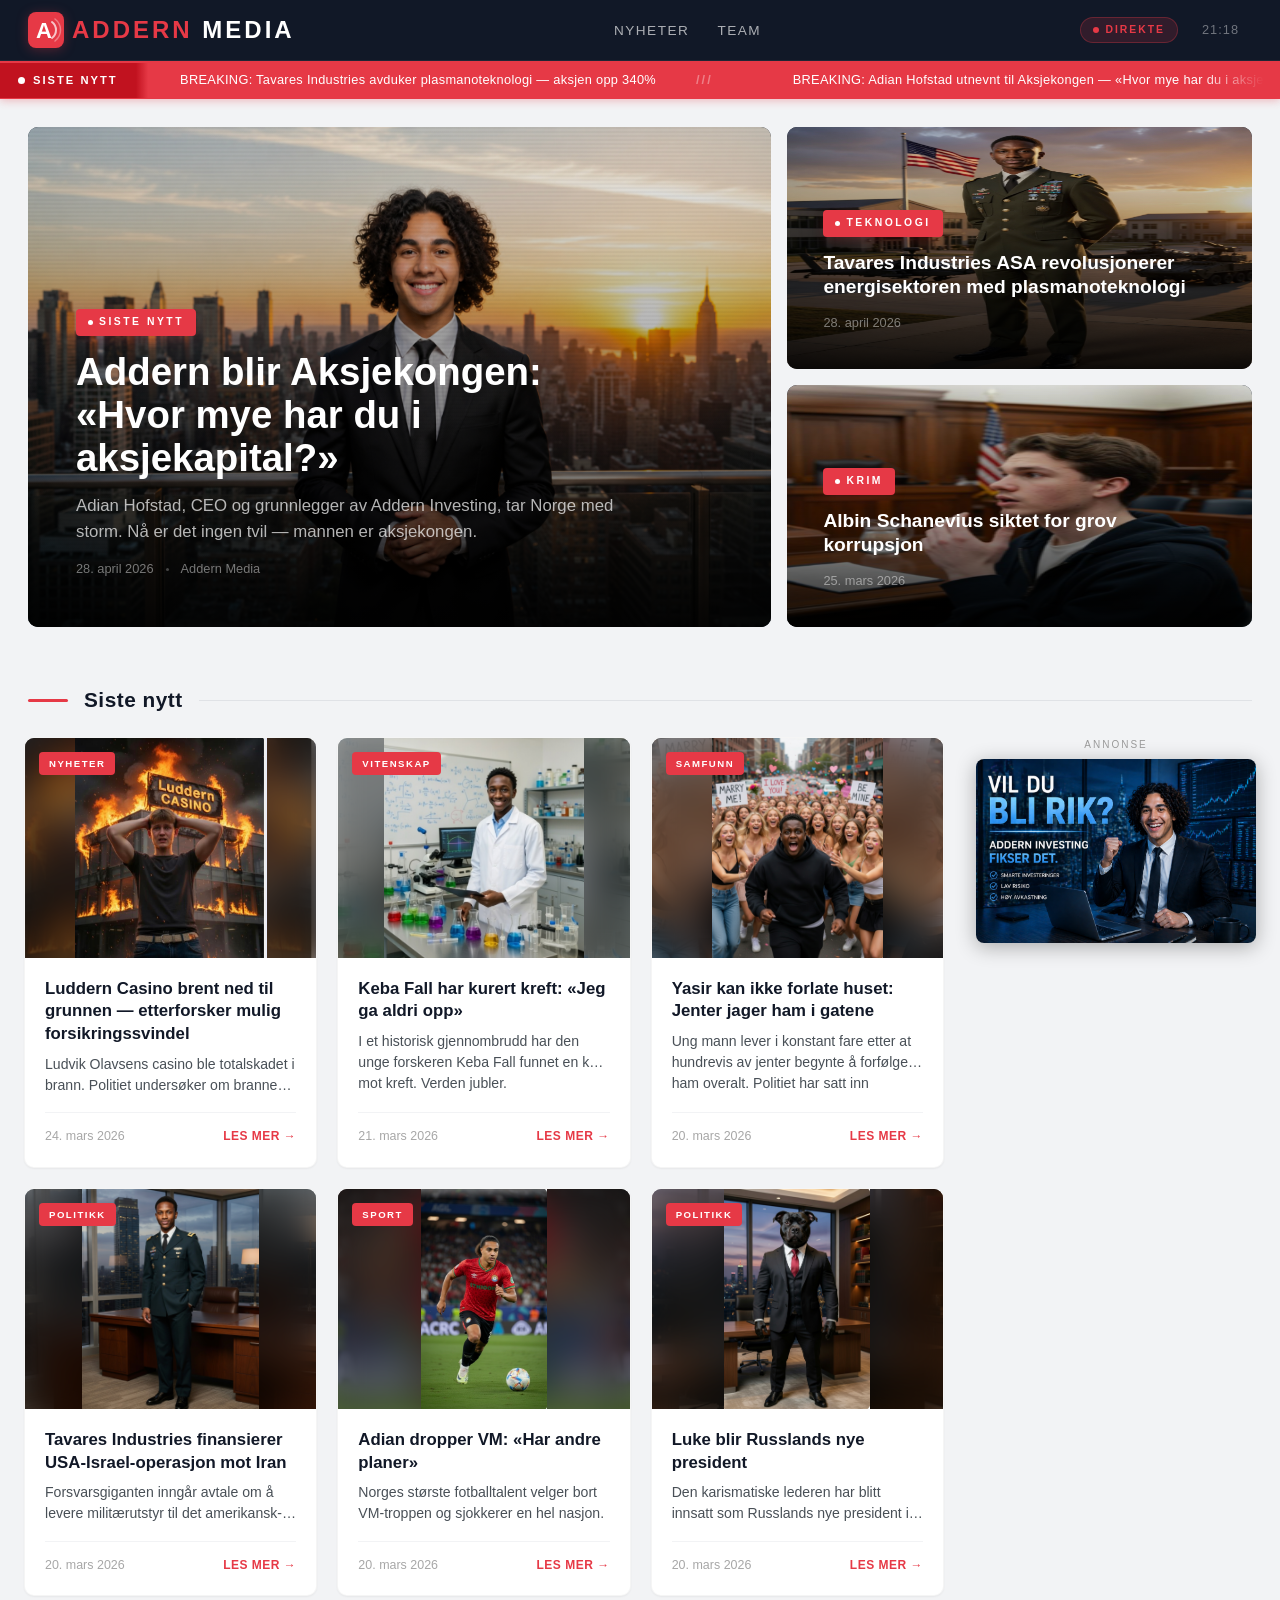
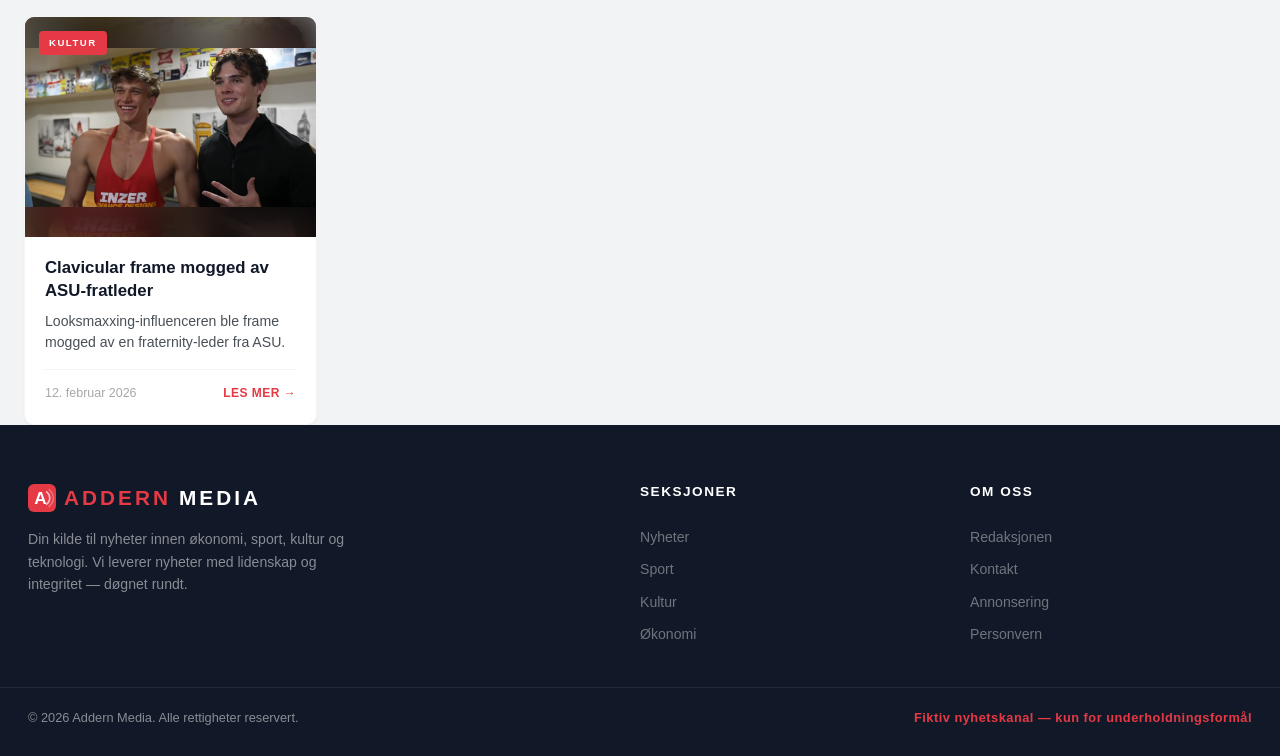
<file: index.html>
<!DOCTYPE html>
<html lang="no">
<head>
  <meta charset="UTF-8">
  <meta name="viewport" content="width=device-width, initial-scale=1.0">
  <title>Addern Media — Nyheter du kan stole på*</title>
  <meta name="description" content="Addern Media — Din kilde til nyheter innen økonomi, sport, kultur og teknologi. *Fiktiv nyhetskanal for underholdningsformål.">
  <link rel="icon" type="image/png" href="images/og-logo.png">
  <link rel="apple-touch-icon" href="images/og-logo.png">
  <meta property="og:image" content="images/og-logo.png">
  <meta property="og:title" content="Addern Media — Nyheter du kan stole på*">
  <meta property="og:description" content="Din kilde til nyheter innen økonomi, sport, kultur og teknologi. *Fiktiv nyhetskanal.">
  <meta name="twitter:card" content="summary">
  <meta name="twitter:image" content="images/og-logo.png">
  <link rel="stylesheet" href="css/style.css">
</head>
<body>

  <!-- PRELOADER -->
  <div class="preloader" id="preloader">
    <div class="preloader-inner">
      <svg class="preloader-logo" width="56" height="56" viewBox="0 0 36 36" fill="none">
        <rect width="36" height="36" rx="8" fill="#e63946"/>
        <text x="8" y="26" font-family="'Clash Display',sans-serif" font-weight="700" font-size="22" fill="#fff">A</text>
        <path d="M24 10c2.5 2 4 5 4 8s-1.5 6-4 8" stroke="#fff" stroke-width="2" stroke-linecap="round" opacity="0.7"/>
        <path d="M27 7c3.5 2.8 5.5 7 5.5 11s-2 8.2-5.5 11" stroke="#fff" stroke-width="1.5" stroke-linecap="round" opacity="0.35"/>
      </svg>
      <div class="preloader-bar"><div class="preloader-bar-fill"></div></div>
    </div>
  </div>

  <!-- SCROLL PROGRESS BAR -->
  <div class="scroll-progress" id="scroll-progress"></div>

  <!-- NAVBAR -->
  <nav class="navbar">
    <div class="nav-container">
      <a href="#" class="nav-logo">
        <svg class="logo-icon" width="36" height="36" viewBox="0 0 36 36" fill="none">
          <rect width="36" height="36" rx="8" fill="#e63946"/>
          <text x="8" y="26" font-family="'Clash Display',sans-serif" font-weight="700" font-size="22" fill="#fff">A</text>
          <path d="M24 10c2.5 2 4 5 4 8s-1.5 6-4 8" stroke="#fff" stroke-width="2" stroke-linecap="round" opacity="0.7"/>
          <path d="M27 7c3.5 2.8 5.5 7 5.5 11s-2 8.2-5.5 11" stroke="#fff" stroke-width="1.5" stroke-linecap="round" opacity="0.35"/>
        </svg>
        <span class="logo-text"><span class="accent">ADDERN</span> MEDIA</span>
      </a>
      <ul class="nav-links">
        <li><a href="#nyheter">Nyheter</a></li>
        <li><a href="#team">Team</a></li>
      </ul>
      <div class="nav-right">
        <span class="nav-live">Direkte</span>
        <span class="nav-clock" id="nav-clock"></span>
        <button class="hamburger" aria-label="Meny">
          <span></span>
          <span></span>
          <span></span>
        </button>
      </div>
    </div>
  </nav>

  <!-- BREAKING NEWS TICKER -->
  <div class="ticker-bar">
    <span class="ticker-label">SISTE NYTT</span>
    <div class="ticker-track">
      <span>BREAKING: Tavares Industries avduker plasmanoteknologi — aksjen opp 340%</span>
      <span>BREAKING: Adian Hofstad utnevnt til Aksjekongen — «Hvor mye har du i aksjekapital?»</span>
      <span>Albin Schanevius siktet for grov korrupsjon — Schavern AI tiltalt for svindel</span>
      <span>Luddern Casino brent ned — politiet etterforsker mulig forsikringssvindel</span>
      <span>HISTORISK: Keba har kurert kreft — Nobelprisen bekreftet #KebaKurerKreft</span>
      <span>Yasir kan ikke forlate huset — jenter jager ham i gatene #RunYasirRun</span>
      <span>Adian dropper VM: «Har andre planer»</span>
      <span>Tavares Industries finansierer USA-Israel-operasjon mot Iran</span>
      <!-- Duplicate for seamless loop -->
      <span>BREAKING: Tavares Industries avduker plasmanoteknologi — aksjen opp 340%</span>
      <span>BREAKING: Adian Hofstad utnevnt til Aksjekongen — «Hvor mye har du i aksjekapital?»</span>
      <span>Albin Schanevius siktet for grov korrupsjon — Schavern AI tiltalt for svindel</span>
      <span>Luddern Casino brent ned — politiet etterforsker mulig forsikringssvindel</span>
      <span>HISTORISK: Keba har kurert kreft — Nobelprisen bekreftet #KebaKurerKreft</span>
      <span>Yasir kan ikke forlate huset — jenter jager ham i gatene #RunYasirRun</span>
      <span>Adian dropper VM: «Har andre planer»</span>
      <span>Tavares Industries finansierer USA-Israel-operasjon mot Iran</span>
    </div>
  </div>

  <!-- HERO -->
  <section class="hero">
    <div class="hero-grid" id="hero-grid">
      <!-- Rendered by JS -->
    </div>
  </section>

  <!-- NEWS GRID WITH SIDEBAR -->
  <div class="section-header" id="nyheter">
    <div class="red-bar"></div>
    <h2>Siste nytt</h2>
    <div class="line"></div>
  </div>
  <div class="news-layout">
    <div class="news-grid" id="news-grid">
      <!-- Rendered by JS -->
    </div>
    <aside class="sidebar">
      <div class="sidebar-ad-label">ANNONSE</div>
      <a href="https://adianhofstad.github.io/aksjeakademiet" target="_blank" class="sidebar-ad">
        <img src="images/addern-investing-ad.png" alt="Addern Investing – Vil du bli rik?">
      </a>
    </aside>
  </div>

  <!-- FOOTER -->
  <footer class="footer">
    <div class="footer-container">
      <div class="footer-brand">
        <div class="footer-logo">
          <svg class="footer-logo-icon" width="28" height="28" viewBox="0 0 36 36" fill="none">
            <rect width="36" height="36" rx="8" fill="#e63946"/>
            <text x="8" y="26" font-family="'Clash Display',sans-serif" font-weight="700" font-size="22" fill="#fff">A</text>
            <path d="M24 10c2.5 2 4 5 4 8s-1.5 6-4 8" stroke="#fff" stroke-width="2" stroke-linecap="round" opacity="0.7"/>
            <path d="M27 7c3.5 2.8 5.5 7 5.5 11s-2 8.2-5.5 11" stroke="#fff" stroke-width="1.5" stroke-linecap="round" opacity="0.35"/>
          </svg>
          <span class="accent">ADDERN</span> MEDIA
        </div>
        <p>Din kilde til nyheter innen økonomi, sport, kultur og teknologi. Vi leverer nyheter med lidenskap og integritet — døgnet rundt.</p>
      </div>
      <div class="footer-col">
        <h4>Seksjoner</h4>
        <a href="#nyheter">Nyheter</a>
        <a href="#sport">Sport</a>
        <a href="#kultur">Kultur</a>
        <a href="#okonomi">Økonomi</a>
      </div>
      <div class="footer-col">
        <h4>Om oss</h4>
        <a href="#team">Redaksjonen</a>
        <a href="#">Kontakt</a>
        <a href="#">Annonsering</a>
        <a href="#">Personvern</a>
      </div>
    </div>
    <div class="footer-bottom">
      <span>&copy; 2026 Addern Media. Alle rettigheter reservert.</span>
      <span class="footer-disclaimer">Fiktiv nyhetskanal — kun for underholdningsformål</span>
    </div>
  </footer>

  <!-- AD POPUP -->
  <div class="ad-overlay" id="ad-overlay">
    <div class="ad-popup">
      <button class="ad-close" id="ad-close" aria-label="Lukk annonse">&#x2715;</button>
      <a href="https://adianhofstad.github.io/aksjeakademiet" target="_blank" id="ad-link">
        <img src="images/addern-investing-ad.png" alt="Addern Investing">
      </a>
    </div>
  </div>

  <style>
    /* SIDEBAR */
    .news-layout {
      display: flex;
      gap: 2rem;
      max-width: 1400px;
      margin: 0 auto;
      padding: 0 1.5rem;
      align-items: flex-start;
    }
    .news-layout .news-grid {
      flex: 1;
      padding: 0;
      margin: 0;
    }
    .sidebar {
      width: 280px;
      flex-shrink: 0;
      position: sticky;
      top: 80px;
    }
    .sidebar-ad-label {
      font-size: 10px;
      letter-spacing: 2px;
      color: #999;
      text-align: center;
      margin-bottom: 6px;
      font-family: sans-serif;
    }
    .sidebar-ad {
      display: block;
      border-radius: 8px;
      overflow: hidden;
      box-shadow: 0 4px 20px rgba(0,0,0,0.3);
      transition: transform 0.2s;
    }
    .sidebar-ad:hover { transform: scale(1.02); }
    .sidebar-ad img { width: 100%; display: block; }

    /* POPUP */
    .ad-overlay {
      position: fixed;
      inset: 0;
      background: rgba(0,0,0,0.6);
      z-index: 9999;
      display: flex;
      align-items: center;
      justify-content: center;
      opacity: 0;
      pointer-events: none;
      transition: opacity 0.3s;
    }
    .ad-overlay.visible {
      opacity: 1;
      pointer-events: all;
    }
    .ad-popup {
      position: relative;
      max-width: 560px;
      width: 90%;
      border-radius: 12px;
      overflow: hidden;
      box-shadow: 0 20px 60px rgba(0,0,0,0.7);
      animation: popIn 0.4s cubic-bezier(0.175,0.885,0.32,1.275);
    }
    @keyframes popIn {
      from { transform: scale(0.7); opacity: 0; }
      to   { transform: scale(1);   opacity: 1; }
    }
    .ad-popup img { width: 100%; display: block; }
    .ad-close {
      position: absolute;
      top: 10px; right: 10px;
      background: rgba(0,0,0,0.7);
      color: #fff;
      border: none;
      border-radius: 50%;
      width: 34px; height: 34px;
      font-size: 16px;
      cursor: pointer;
      z-index: 10;
      display: flex; align-items: center; justify-content: center;
      transition: background 0.2s;
    }
    .ad-close:hover { background: #e63946; }

    @media (max-width: 900px) {
      .news-layout { flex-direction: column; }
      .sidebar { width: 100%; position: static; }
    }
  </style>

  <script>
    // Show popup once per visitor
    if (!localStorage.getItem('addern-ad-seen')) {
      setTimeout(function() {
        var overlay = document.getElementById('ad-overlay');
        overlay.classList.add('visible');
        localStorage.setItem('addern-ad-seen', '1');
      }, 2500);
    }
    document.getElementById('ad-close').addEventListener('click', function() {
      document.getElementById('ad-overlay').classList.remove('visible');
    });
  </script>

  <script src="js/articles-data.js"></script>
  <script src="js/main.js"></script>
</body>
</html>
</file>
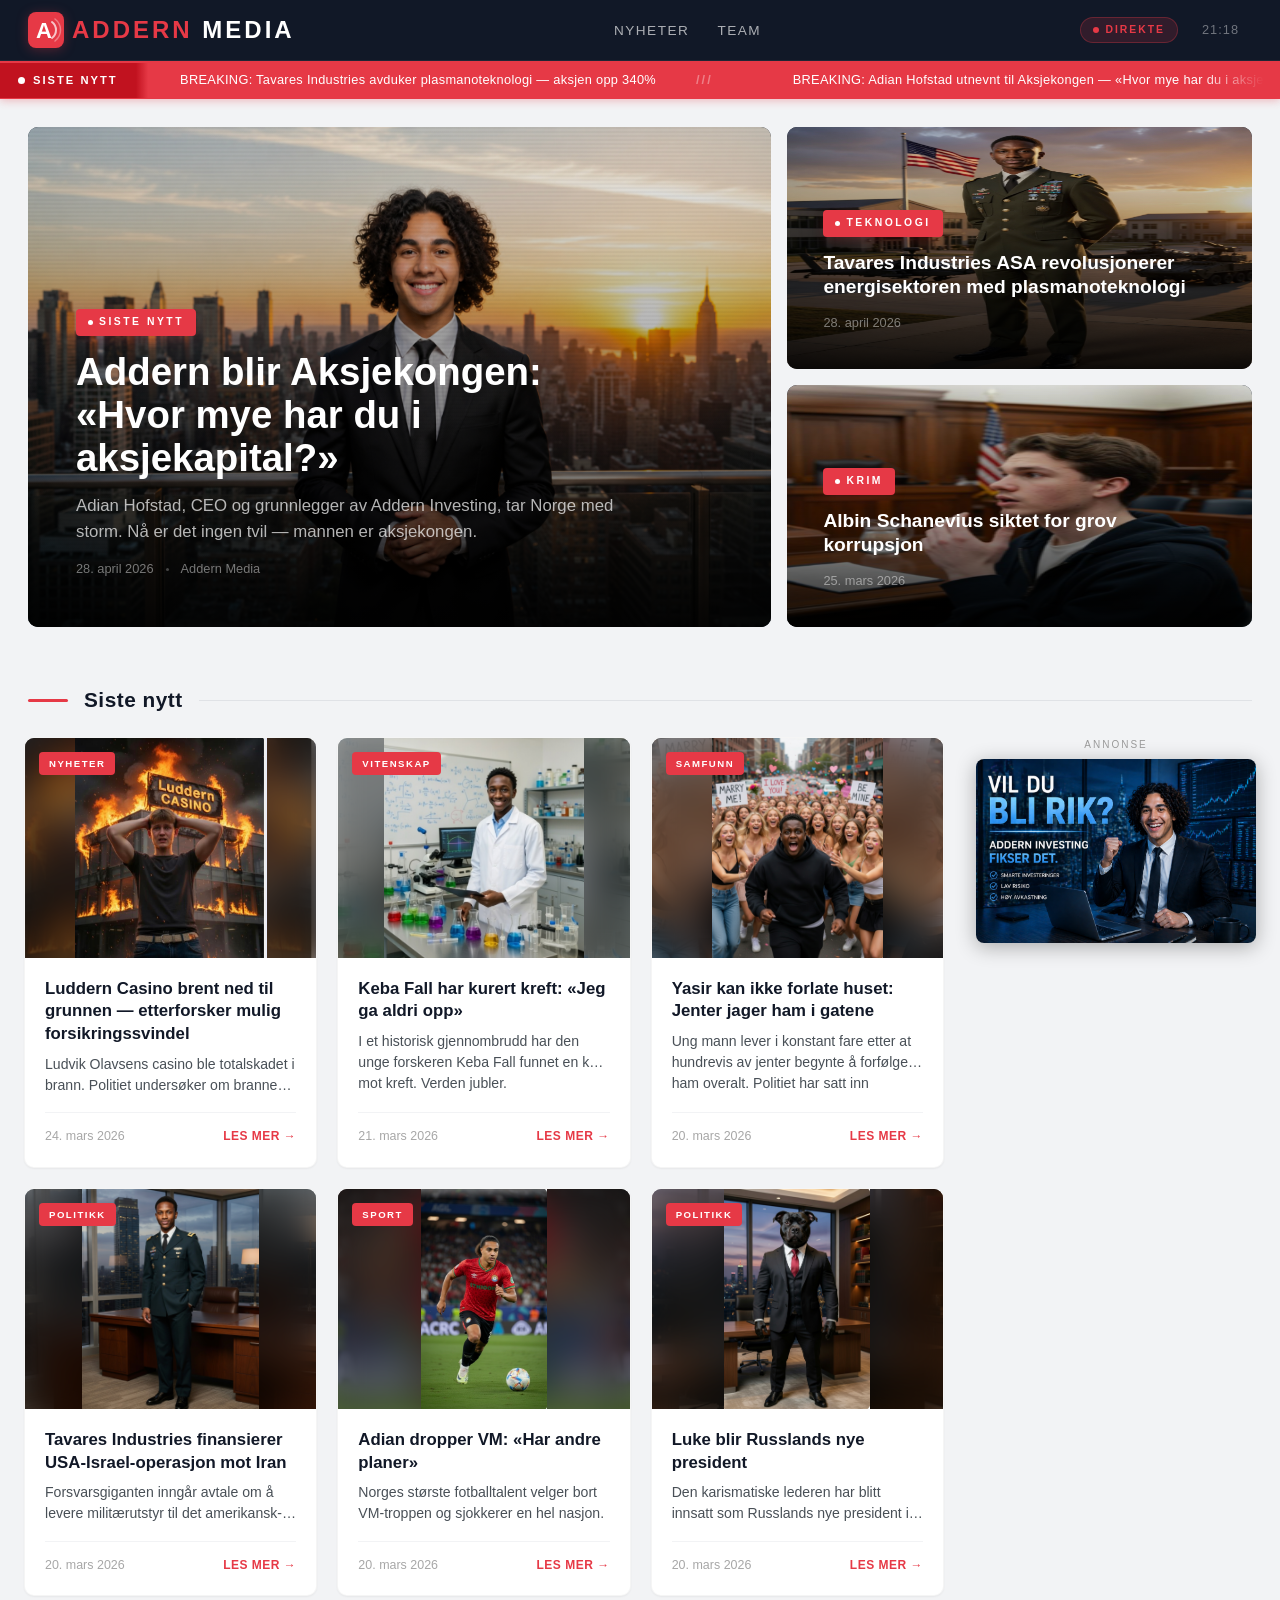
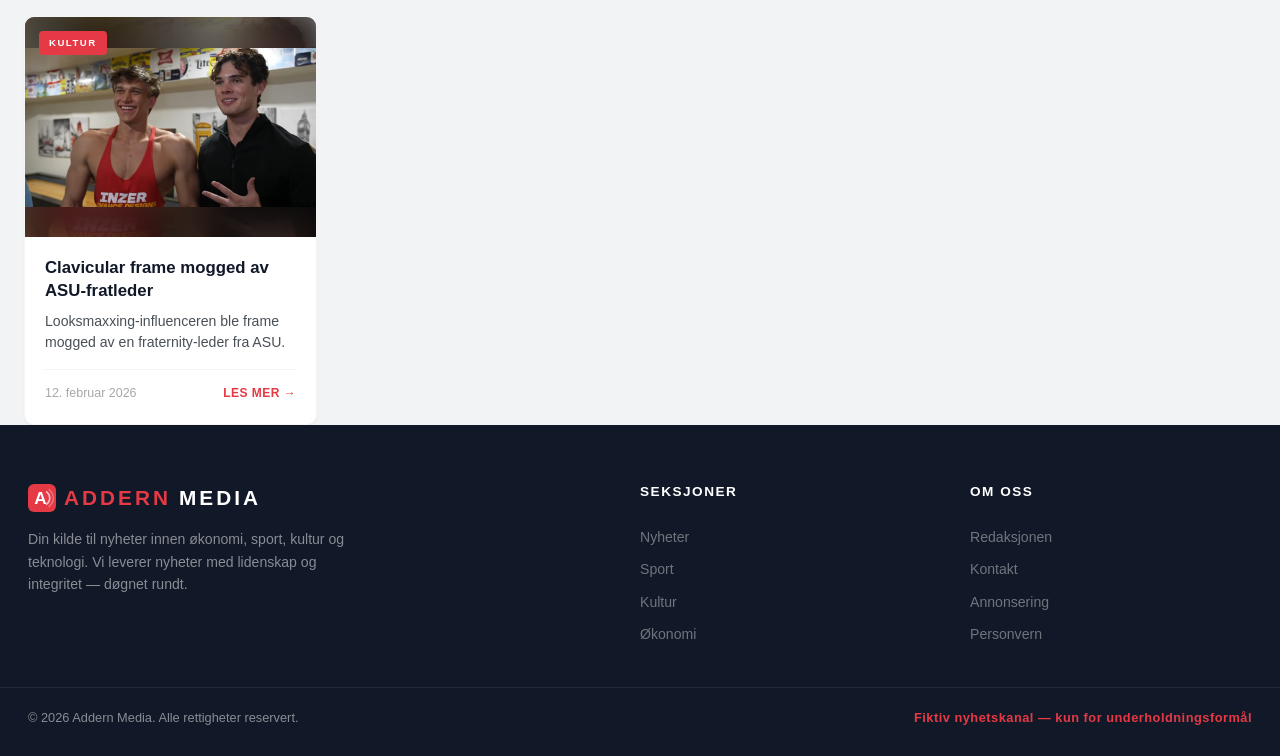
<file: artikkel.html>
<!DOCTYPE html>
<html lang="no">
<head>
  <meta charset="UTF-8">
  <meta name="viewport" content="width=device-width, initial-scale=1.0">
  <title>Addern Media</title>
  <link rel="icon" type="image/png" href="images/og-logo.png">
  <link rel="apple-touch-icon" href="images/og-logo.png">
  <meta property="og:image" content="images/og-logo.png">
  <meta name="twitter:card" content="summary">
  <meta name="twitter:image" content="images/og-logo.png">
  <link rel="stylesheet" href="css/style.css">
</head>
<body>

  <!-- NAVBAR -->
  <nav class="navbar">
    <div class="nav-container">
      <a href="index.html" class="nav-logo">
        <svg class="logo-icon" width="36" height="36" viewBox="0 0 36 36" fill="none">
          <rect width="36" height="36" rx="8" fill="#e63946"/>
          <text x="8" y="26" font-family="'Clash Display',sans-serif" font-weight="700" font-size="22" fill="#fff">A</text>
          <path d="M24 10c2.5 2 4 5 4 8s-1.5 6-4 8" stroke="#fff" stroke-width="2" stroke-linecap="round" opacity="0.7"/>
          <path d="M27 7c3.5 2.8 5.5 7 5.5 11s-2 8.2-5.5 11" stroke="#fff" stroke-width="1.5" stroke-linecap="round" opacity="0.35"/>
        </svg>
        <span class="logo-text"><span class="accent">ADDERN</span> MEDIA</span>
      </a>
      <ul class="nav-links">
        <li><a href="index.html#nyheter">Nyheter</a></li>
        <li><a href="index.html#team">Team</a></li>
      </ul>
      <button class="hamburger" aria-label="Meny">
        <span></span>
        <span></span>
        <span></span>
      </button>
    </div>
  </nav>

  <!-- ARTICLE PAGE -->
  <article class="article-page">
    <div class="article-hero" id="article-hero">
      <div class="article-hero-overlay"></div>
      <div class="article-hero-content">
        <span class="badge" id="article-category"></span>
        <h1 id="article-title"></h1>
        <div class="hero-meta">
          <span id="article-date"></span>
          <span class="dot"></span>
          <span id="article-author"></span>
        </div>
      </div>
    </div>

    <div class="article-content">
      <div class="article-body" id="article-body"></div>

      <div class="article-share">
        <span>Del denne saken:</span>
        <div class="share-buttons">
          <button class="share-btn" onclick="navigator.clipboard.writeText(window.location.href)" title="Kopier lenke">Kopier lenke</button>
        </div>
      </div>

      <div class="article-nav">
        <a href="index.html" class="back-link">← Tilbake til forsiden</a>
      </div>
    </div>
  </article>

  <!-- RELATED ARTICLES -->
  <section class="related-section">
    <div class="section-header">
      <div class="red-bar"></div>
      <h2>Flere saker</h2>
      <div class="line"></div>
    </div>
    <div class="related-grid" id="related-grid"></div>
  </section>

  <!-- FOOTER -->
  <footer class="footer">
    <div class="footer-container">
      <div class="footer-brand">
        <div class="footer-logo">
          <svg class="footer-logo-icon" width="28" height="28" viewBox="0 0 36 36" fill="none">
            <rect width="36" height="36" rx="8" fill="#e63946"/>
            <text x="8" y="26" font-family="'Clash Display',sans-serif" font-weight="700" font-size="22" fill="#fff">A</text>
            <path d="M24 10c2.5 2 4 5 4 8s-1.5 6-4 8" stroke="#fff" stroke-width="2" stroke-linecap="round" opacity="0.7"/>
            <path d="M27 7c3.5 2.8 5.5 7 5.5 11s-2 8.2-5.5 11" stroke="#fff" stroke-width="1.5" stroke-linecap="round" opacity="0.35"/>
          </svg>
          <span class="accent">ADDERN</span> MEDIA
        </div>
        <p>Din kilde til nyheter innen økonomi, sport, kultur og teknologi. Vi leverer nyheter med lidenskap og integritet — døgnet rundt.</p>
      </div>
      <div class="footer-col">
        <h4>Seksjoner</h4>
        <a href="index.html#nyheter">Nyheter</a>
        <a href="index.html#sport">Sport</a>
        <a href="index.html#kultur">Kultur</a>
        <a href="index.html#okonomi">Økonomi</a>
      </div>
      <div class="footer-col">
        <h4>Om oss</h4>
        <a href="index.html#team">Redaksjonen</a>
        <a href="#">Kontakt</a>
        <a href="#">Annonsering</a>
        <a href="#">Personvern</a>
      </div>
    </div>
    <div class="footer-bottom">
      <span>&copy; 2026 Addern Media. Alle rettigheter reservert.</span>
      <span class="footer-disclaimer">Fiktiv nyhetskanal — kun for underholdningsformål</span>
    </div>
  </footer>

  <script src="js/articles-data.js"></script>
  <script src="js/articles.js"></script>
</body>
</html>
</file>
<file: css/style.css>
/* ===== FONTS ===== */
@import url('https://api.fontshare.com/v2/css?f[]=clash-display@700,600,500,400&display=swap');
@import url('https://api.fontshare.com/v2/css?f[]=cabinet-grotesk@400,500,700&display=swap');

/* ===== VARIABLES ===== */
:root {
  --red: #e63946;
  --red-dark: #c1121f;
  --red-light: #fce4e6;
  --red-glow: rgba(230, 57, 70, 0.15);
  --white: #ffffff;
  --off-white: #fafafa;
  --light-gray: #f2f3f5;
  --mid-gray: #e0e2e6;
  --dark-gray: #495057;
  --near-black: #111827;
  --black: #0a0a0a;
  --font-heading: 'Clash Display', 'Arial Black', sans-serif;
  --font-body: 'Cabinet Grotesk', 'Segoe UI', sans-serif;
  --shadow-xs: 0 1px 2px rgba(0,0,0,0.05);
  --shadow-sm: 0 1px 3px rgba(0,0,0,0.08), 0 1px 2px rgba(0,0,0,0.06);
  --shadow-md: 0 4px 6px -1px rgba(0,0,0,0.08), 0 2px 4px -2px rgba(0,0,0,0.06);
  --shadow-lg: 0 10px 25px -3px rgba(0,0,0,0.1), 0 4px 10px -4px rgba(0,0,0,0.06);
  --shadow-xl: 0 20px 40px -5px rgba(0,0,0,0.12), 0 8px 16px -6px rgba(0,0,0,0.06);
  --shadow-red: 0 4px 14px -3px rgba(230, 57, 70, 0.25);
  --radius: 10px;
  --radius-sm: 6px;
  --transition: 0.3s cubic-bezier(0.25, 0.46, 0.45, 0.94);
  --transition-fast: 0.15s ease;
  --transition-slow: 0.5s cubic-bezier(0.25, 0.46, 0.45, 0.94);
}

/* ===== RESET ===== */
*, *::before, *::after {
  margin: 0;
  padding: 0;
  box-sizing: border-box;
}

html {
  scroll-behavior: smooth;
  -webkit-font-smoothing: antialiased;
  -moz-osx-font-smoothing: grayscale;
}

body {
  font-family: var(--font-body);
  background: var(--light-gray);
  color: var(--near-black);
  line-height: 1.6;
  overflow-x: hidden;
}

a {
  text-decoration: none;
  color: inherit;
}

ul { list-style: none; }

img {
  max-width: 100%;
  display: block;
}

/* ===== PRELOADER ===== */
.preloader {
  position: fixed;
  inset: 0;
  background: var(--near-black);
  z-index: 10000;
  display: flex;
  align-items: center;
  justify-content: center;
  transition: opacity 0.5s ease, visibility 0.5s ease;
}

.preloader.hidden {
  opacity: 0;
  visibility: hidden;
  pointer-events: none;
}

.preloader-inner {
  display: flex;
  flex-direction: column;
  align-items: center;
  gap: 24px;
}

.preloader-logo {
  animation: preloader-pulse 1.2s ease infinite;
}

@keyframes preloader-pulse {
  0%, 100% { transform: scale(1); opacity: 1; }
  50% { transform: scale(1.08); opacity: 0.7; }
}

.preloader-bar {
  width: 120px;
  height: 3px;
  background: rgba(255,255,255,0.1);
  border-radius: 3px;
  overflow: hidden;
}

.preloader-bar-fill {
  height: 100%;
  background: var(--red);
  border-radius: 3px;
  animation: preloader-fill 1s ease forwards;
}

@keyframes preloader-fill {
  from { width: 0; }
  to { width: 100%; }
}

/* ===== SCROLL PROGRESS ===== */
.scroll-progress {
  position: fixed;
  top: 0;
  left: 0;
  height: 3px;
  background: var(--red);
  z-index: 10001;
  width: 0;
  transition: width 0.05s linear;
  box-shadow: 0 0 8px rgba(230, 57, 70, 0.4);
}

/* ===== PAGE LOAD ANIMATION ===== */
@keyframes page-fade-in {
  from { opacity: 0; transform: translateY(12px); }
  to { opacity: 1; transform: translateY(0); }
}

.navbar { animation: page-fade-in 0.4s ease both; }
.ticker-bar { animation: page-fade-in 0.4s 0.1s ease both; }
.hero { animation: page-fade-in 0.5s 0.2s ease both; }

/* ===== NAVBAR ===== */
.navbar {
  background: var(--near-black);
  position: sticky;
  top: 0;
  z-index: 1000;
  border-bottom: 1px solid rgba(255,255,255,0.06);
}

.nav-container {
  max-width: 1320px;
  margin: 0 auto;
  padding: 0 28px;
  display: flex;
  align-items: center;
  justify-content: space-between;
  height: 60px;
}

.nav-logo {
  font-family: var(--font-heading);
  font-size: 1.5rem;
  font-weight: 700;
  color: var(--white);
  letter-spacing: 3px;
  display: flex;
  align-items: center;
  gap: 8px;
}

.nav-logo .logo-icon {
  flex-shrink: 0;
  filter: drop-shadow(0 2px 6px rgba(230, 57, 70, 0.3));
}

.nav-logo .logo-text {
  letter-spacing: 3px;
}

.nav-logo .accent {
  color: var(--red);
}

@keyframes pulse-dot {
  0%, 100% { opacity: 1; transform: scale(1); box-shadow: 0 0 8px rgba(230, 57, 70, 0.6); }
  50% { opacity: 0.6; transform: scale(0.7); box-shadow: 0 0 4px rgba(230, 57, 70, 0.3); }
}

.nav-right {
  display: flex;
  align-items: center;
  gap: 24px;
}

.nav-live {
  display: flex;
  align-items: center;
  gap: 6px;
  background: rgba(230, 57, 70, 0.15);
  border: 1px solid rgba(230, 57, 70, 0.3);
  padding: 4px 12px;
  border-radius: 20px;
  font-family: var(--font-heading);
  font-size: 0.65rem;
  font-weight: 700;
  color: var(--red);
  letter-spacing: 2px;
  text-transform: uppercase;
}

.nav-live::before {
  content: '';
  width: 6px;
  height: 6px;
  background: var(--red);
  border-radius: 50%;
  animation: pulse-dot 1.5s infinite;
}

.nav-clock {
  font-family: var(--font-heading);
  font-size: 0.8rem;
  font-weight: 500;
  color: rgba(255,255,255,0.4);
  letter-spacing: 1px;
  min-width: 50px;
}

.nav-links {
  display: flex;
  gap: 28px;
}

.nav-links a {
  color: rgba(255,255,255,0.65);
  font-weight: 500;
  font-size: 0.85rem;
  text-transform: uppercase;
  letter-spacing: 1.5px;
  transition: color var(--transition);
  position: relative;
  padding: 4px 0;
}

.nav-links a::after {
  content: '';
  position: absolute;
  bottom: -2px;
  left: 0;
  width: 0;
  height: 2px;
  background: var(--red);
  transition: width var(--transition);
}

.nav-links a:hover {
  color: var(--white);
}

.nav-links a:hover::after {
  width: 100%;
}

/* Hamburger */
.hamburger {
  display: none;
  flex-direction: column;
  gap: 5px;
  cursor: pointer;
  background: none;
  border: none;
  padding: 10px;
  -webkit-tap-highlight-color: transparent;
}

.hamburger span {
  display: block;
  width: 22px;
  height: 2px;
  background: var(--white);
  border-radius: 2px;
  transition: var(--transition);
}

.hamburger.active span:nth-child(1) {
  transform: translateY(7px) rotate(45deg);
}

.hamburger.active span:nth-child(2) {
  opacity: 0;
}

.hamburger.active span:nth-child(3) {
  transform: translateY(-7px) rotate(-45deg);
}

/* ===== BREAKING TICKER ===== */
.ticker-bar {
  background: var(--red);
  overflow: hidden;
  white-space: nowrap;
  position: relative;
  box-shadow: 0 2px 8px rgba(230, 57, 70, 0.3);
  -webkit-overflow-scrolling: touch;
}

/* Gradient fade edges */
.ticker-bar::before,
.ticker-bar::after {
  content: '';
  position: absolute;
  top: 0;
  bottom: 0;
  width: 80px;
  z-index: 3;
  pointer-events: none;
}

.ticker-bar::after {
  right: 0;
  background: linear-gradient(to left, var(--red) 20%, transparent);
}

.ticker-label {
  display: inline-flex;
  align-items: center;
  background: var(--red-dark);
  color: var(--white);
  font-family: var(--font-heading);
  font-weight: 700;
  font-size: 0.7rem;
  letter-spacing: 2px;
  text-transform: uppercase;
  padding: 9px 18px;
  position: relative;
  z-index: 4;
}

.ticker-label::before {
  content: '';
  width: 7px;
  height: 7px;
  background: var(--white);
  border-radius: 50%;
  margin-right: 8px;
  animation: pulse-dot 1s infinite;
}

.ticker-label::after {
  content: '';
  position: absolute;
  right: -12px;
  top: 0;
  bottom: 0;
  width: 12px;
  background: linear-gradient(to right, var(--red-dark), transparent);
  z-index: 5;
}

.ticker-track {
  display: inline-flex;
  animation: ticker-scroll 45s linear infinite;
}

.ticker-track span {
  color: var(--white);
  font-weight: 500;
  font-size: 0.8rem;
  padding: 9px 40px;
  display: inline-block;
  letter-spacing: 0.3px;
}

.ticker-track span::after {
  content: '///';
  margin-left: 40px;
  opacity: 0.35;
  font-weight: 700;
  letter-spacing: 2px;
}

.ticker-bar:hover .ticker-track {
  animation-play-state: paused;
}

@keyframes ticker-scroll {
  0% { transform: translateX(0); }
  100% { transform: translateX(-50%); }
}

/* ===== HERO ===== */
.hero {
  max-width: 1320px;
  margin: 28px auto;
  padding: 0 28px;
}

.hero-grid {
  display: grid;
  grid-template-columns: 1.6fr 1fr;
  gap: 16px;
}

.hero-card {
  position: relative;
  border-radius: var(--radius);
  overflow: hidden;
  background: var(--near-black);
  display: flex;
  align-items: flex-end;
  cursor: pointer;
  transition: transform var(--transition), box-shadow var(--transition);
}

.hero-card:hover {
  transform: scale(1.003);
  box-shadow: var(--shadow-xl);
}

.hero-card--main {
  min-height: 500px;
  grid-row: 1 / 3;
}

.hero-card--side {
  min-height: 242px;
}

.hero-image {
  position: absolute;
  inset: 0;
  background: linear-gradient(135deg, #1a1a2e 0%, #16213e 50%, #0f3460 100%);
  background-size: cover;
  background-position: center;
  transition: transform 0.6s ease;
}

.hero-card:hover .hero-image {
  transform: scale(1.03);
}

.hero-image::after {
  content: '';
  position: absolute;
  inset: 0;
  background: linear-gradient(to top, rgba(0,0,0,0.9) 0%, rgba(0,0,0,0.4) 40%, rgba(0,0,0,0.05) 100%);
}

/* Scan-line overlay for broadcast feel */
.hero-card--main .hero-image::before {
  content: '';
  position: absolute;
  inset: 0;
  background: repeating-linear-gradient(
    0deg,
    transparent,
    transparent 2px,
    rgba(0,0,0,0.03) 2px,
    rgba(0,0,0,0.03) 4px
  );
  z-index: 1;
  pointer-events: none;
}

.hero-content {
  position: relative;
  z-index: 2;
  padding: 36px;
}

.hero-card--main .hero-content {
  padding: 48px;
  max-width: 680px;
}

.badge {
  display: inline-flex;
  align-items: center;
  gap: 6px;
  background: var(--red);
  color: var(--white);
  font-family: var(--font-heading);
  font-weight: 700;
  font-size: 0.65rem;
  letter-spacing: 2.5px;
  text-transform: uppercase;
  padding: 5px 12px;
  border-radius: 4px;
  margin-bottom: 14px;
  box-shadow: var(--shadow-red);
}

.badge::before {
  content: '';
  width: 5px;
  height: 5px;
  background: var(--white);
  border-radius: 50%;
  animation: pulse-dot 1s infinite;
}

.hero-content h1 {
  font-family: var(--font-heading);
  font-weight: 700;
  color: var(--white);
  line-height: 1.12;
  margin-bottom: 14px;
}

.hero-card--main .hero-content h1 {
  font-size: 2.4rem;
}

.hero-card--side .hero-content h1 {
  font-size: 1.2rem;
  line-height: 1.25;
}

.hero-content .ingress {
  color: rgba(255,255,255,0.7);
  font-size: 1.05rem;
  line-height: 1.55;
  margin-bottom: 14px;
}

.hero-meta {
  display: flex;
  align-items: center;
  gap: 12px;
  color: rgba(255,255,255,0.45);
  font-size: 0.8rem;
}

.hero-meta .dot {
  width: 3px;
  height: 3px;
  background: rgba(255,255,255,0.25);
  border-radius: 50%;
}

/* ===== SECTION TITLES ===== */
.section-header {
  max-width: 1320px;
  margin: 56px auto 20px;
  padding: 0 28px;
  display: flex;
  align-items: center;
  gap: 16px;
}

.section-header h2 {
  font-family: var(--font-heading);
  font-size: 1.3rem;
  font-weight: 700;
  color: var(--near-black);
  letter-spacing: 0.5px;
}

.section-header .line {
  flex: 1;
  height: 1px;
  background: var(--mid-gray);
}

.section-header .red-bar {
  width: 40px;
  height: 3px;
  background: var(--red);
  border-radius: 2px;
}

/* ===== NEWS GRID ===== */
.news-grid {
  max-width: 1320px;
  margin: 0 auto 72px;
  padding: 0 28px;
  display: grid;
  grid-template-columns: repeat(3, 1fr);
  gap: 20px;
}

.news-card {
  background: var(--white);
  border-radius: var(--radius);
  overflow: hidden;
  box-shadow: var(--shadow-xs);
  cursor: pointer;
  transition: transform var(--transition), box-shadow var(--transition);
  border: 1px solid rgba(0,0,0,0.04);
  display: flex;
  flex-direction: column;
}

.news-card:hover {
  transform: translateY(-6px);
  box-shadow: var(--shadow-lg);
}

.news-card-image {
  height: 220px;
  background: var(--near-black);
  position: relative;
  overflow: hidden;
}

.news-card:hover .news-card-image img {
  transform: scale(1.04);
}

/* Blurred background layer using same image */
.news-card-image::before {
  content: '';
  position: absolute;
  inset: -20px;
  background: inherit;
  background-size: cover;
  background-position: center;
  filter: blur(20px) brightness(0.6);
  z-index: 0;
  transition: transform 0.5s ease;
}

.news-card-image img {
  width: 100%;
  height: 100%;
  object-fit: contain;
  position: relative;
  z-index: 1;
  transition: transform 0.5s ease;
}

.news-card-image .category-badge {
  position: absolute;
  top: 14px;
  left: 14px;
  color: var(--white);
  font-family: var(--font-heading);
  font-weight: 600;
  font-size: 0.6rem;
  letter-spacing: 1.5px;
  text-transform: uppercase;
  padding: 4px 10px;
  border-radius: 4px;
  z-index: 2;
}

/* Category-specific badge colors */
.category-badge[data-cat="Økonomi"],
.category-badge { background: var(--red); }

.news-card-body {
  padding: 20px;
  flex: 1;
  display: flex;
  flex-direction: column;
}

.news-card-body h3 {
  font-family: var(--font-heading);
  font-size: 1.05rem;
  font-weight: 600;
  color: var(--near-black);
  line-height: 1.35;
  margin-bottom: 8px;
  display: -webkit-box;
  -webkit-line-clamp: 3;
  -webkit-box-orient: vertical;
  overflow: hidden;
}

.news-card-body .excerpt {
  color: var(--dark-gray);
  font-size: 0.88rem;
  line-height: 1.5;
  margin-bottom: 16px;
  display: -webkit-box;
  -webkit-line-clamp: 2;
  -webkit-box-orient: vertical;
  overflow: hidden;
  flex: 1;
}

.news-card-meta {
  display: flex;
  justify-content: space-between;
  align-items: center;
  color: rgba(0,0,0,0.35);
  font-size: 0.78rem;
  padding-top: 14px;
  border-top: 1px solid var(--light-gray);
}

.news-card-meta .read-more {
  color: var(--red);
  font-weight: 600;
  font-size: 0.75rem;
  text-transform: uppercase;
  letter-spacing: 0.5px;
  transition: letter-spacing var(--transition);
}

.news-card:hover .news-card-meta .read-more {
  letter-spacing: 1.5px;
}

/* Card color variants */
.news-card:nth-child(1) .news-card-image { background: linear-gradient(135deg, #1a1a2e, #16213e); }
.news-card:nth-child(2) .news-card-image { background: linear-gradient(135deg, #2d6a4f, #40916c); }
.news-card:nth-child(3) .news-card-image { background: linear-gradient(135deg, #e63946, #c1121f); }
.news-card:nth-child(4) .news-card-image { background: linear-gradient(135deg, #457b9d, #1d3557); }
.news-card:nth-child(5) .news-card-image { background: linear-gradient(135deg, #f4a261, #e76f51); }
.news-card:nth-child(6) .news-card-image { background: linear-gradient(135deg, #6c63ff, #3f37c9); }
.news-card:nth-child(7) .news-card-image { background: linear-gradient(135deg, #2b2d42, #8d99ae); }
.news-card:nth-child(8) .news-card-image { background: linear-gradient(135deg, #003049, #669bbc); }
.news-card:nth-child(9) .news-card-image { background: linear-gradient(135deg, #d4a373, #bc6c25); }

/* ===== TEAM SECTION ===== */
.team-section {
  background: var(--white);
  padding: 72px 0;
  position: relative;
}

.team-section::before {
  content: '';
  position: absolute;
  top: 0;
  left: 0;
  right: 0;
  height: 1px;
  background: linear-gradient(to right, transparent, var(--mid-gray) 20%, var(--mid-gray) 80%, transparent);
}

.team-grid {
  max-width: 1320px;
  margin: 24px auto 0;
  padding: 0 28px;
  display: grid;
  grid-template-columns: repeat(4, 1fr);
  gap: 32px;
}

.team-card {
  text-align: center;
  padding: 24px 16px;
  border-radius: var(--radius);
  transition: background var(--transition), transform var(--transition);
  position: relative;
}

.team-card:hover {
  background: var(--light-gray);
  transform: translateY(-4px);
}

.team-card::after {
  content: '';
  position: absolute;
  bottom: 0;
  left: 50%;
  transform: translateX(-50%);
  width: 0;
  height: 3px;
  background: var(--red);
  border-radius: 2px;
  transition: width var(--transition);
}

.team-card:hover::after {
  width: 40px;
}

.team-avatar {
  width: 140px;
  height: 140px;
  border-radius: 50%;
  margin: 0 auto 18px;
  background: var(--mid-gray);
  overflow: hidden;
  border: 3px solid var(--white);
  box-shadow: var(--shadow-md);
  transition: transform var(--transition), box-shadow var(--transition);
  position: relative;
}

.team-card:hover .team-avatar {
  transform: scale(1.06);
  box-shadow: var(--shadow-lg), 0 0 0 3px var(--red-glow);
}

.team-avatar img {
  width: 100%;
  height: 100%;
  object-fit: cover;
}

.team-avatar .placeholder-icon {
  width: 100%;
  height: 100%;
  display: flex;
  align-items: center;
  justify-content: center;
  background: linear-gradient(135deg, var(--near-black), #1e293b);
  color: rgba(255,255,255,0.2);
  font-size: 2.8rem;
}

.team-card h3 {
  font-family: var(--font-heading);
  font-size: 1.05rem;
  font-weight: 600;
  color: var(--near-black);
  margin-bottom: 4px;
}

.team-card .role {
  color: var(--red);
  font-weight: 600;
  font-size: 0.75rem;
  text-transform: uppercase;
  letter-spacing: 1.5px;
  margin-bottom: 10px;
}

.team-card .bio {
  color: var(--dark-gray);
  font-size: 0.85rem;
  line-height: 1.5;
}

/* ===== FOOTER ===== */
.footer {
  background: var(--near-black);
  color: rgba(255,255,255,0.5);
  padding: 56px 0 28px;
}

.footer-container {
  max-width: 1320px;
  margin: 0 auto;
  padding: 0 28px;
  display: grid;
  grid-template-columns: 2fr 1fr 1fr;
  gap: 48px;
}

.footer-brand .footer-logo {
  font-family: var(--font-heading);
  font-size: 1.3rem;
  font-weight: 700;
  color: var(--white);
  letter-spacing: 3px;
  margin-bottom: 14px;
}

.footer-brand .footer-logo {
  display: flex;
  align-items: center;
  gap: 8px;
}

.footer-logo-icon {
  flex-shrink: 0;
}

.footer-brand .footer-logo .accent {
  color: var(--red);
}

.footer-brand p {
  font-size: 0.88rem;
  line-height: 1.6;
  max-width: 340px;
}

.footer-col h4 {
  font-family: var(--font-heading);
  font-weight: 600;
  font-size: 0.85rem;
  color: var(--white);
  text-transform: uppercase;
  letter-spacing: 1.5px;
  margin-bottom: 18px;
}

.footer-col a {
  display: block;
  color: rgba(255,255,255,0.4);
  font-size: 0.88rem;
  padding: 5px 0;
  transition: color var(--transition), padding-left var(--transition);
}

.footer-col a:hover {
  color: var(--red);
  padding-left: 6px;
}

.footer-bottom {
  max-width: 1320px;
  margin: 36px auto 0;
  padding: 20px 28px 0;
  border-top: 1px solid rgba(255,255,255,0.08);
  display: flex;
  justify-content: space-between;
  align-items: center;
  font-size: 0.8rem;
}

.footer-disclaimer {
  color: var(--red);
  font-weight: 600;
  letter-spacing: 0.5px;
}

/* ===== ARTICLE PAGE ===== */
.article-page {
  min-height: 60vh;
}

.article-hero {
  position: relative;
  min-height: 420px;
  display: flex;
  align-items: flex-end;
  background: linear-gradient(135deg, #1a1a2e, #16213e);
}

.article-hero-overlay {
  position: absolute;
  inset: 0;
  background: linear-gradient(to top, rgba(0,0,0,0.88) 0%, rgba(0,0,0,0.3) 50%, rgba(0,0,0,0.05) 100%);
}

.article-hero-content {
  position: relative;
  z-index: 2;
  max-width: 800px;
  margin: 0 auto;
  padding: 48px 28px;
  width: 100%;
}

.article-hero-content h1 {
  font-family: var(--font-heading);
  font-size: 2.4rem;
  font-weight: 700;
  color: var(--white);
  line-height: 1.15;
  margin-bottom: 16px;
}

.article-content {
  max-width: 720px;
  margin: 0 auto;
  padding: 48px 28px 64px;
}

.article-body {
  color: var(--dark-gray);
  font-size: 1.1rem;
  line-height: 1.9;
}

.article-body p {
  margin-bottom: 20px;
}

/* Drop cap on first paragraph */
.article-body p:first-child {
  font-size: 1.15rem;
  color: var(--near-black);
  font-weight: 500;
  line-height: 1.75;
}

.article-body p:first-child::first-letter {
  float: left;
  font-family: var(--font-heading);
  font-size: 3.8rem;
  font-weight: 700;
  line-height: 0.8;
  padding-right: 10px;
  padding-top: 6px;
  color: var(--red);
}

.article-share {
  margin-top: 48px;
  padding-top: 32px;
  border-top: 2px solid var(--mid-gray);
  display: flex;
  align-items: center;
  gap: 16px;
  font-size: 0.9rem;
  color: var(--dark-gray);
  font-weight: 500;
}

.share-btn {
  background: var(--near-black);
  color: var(--white);
  border: none;
  padding: 8px 20px;
  border-radius: var(--radius-sm);
  font-family: var(--font-body);
  font-size: 0.85rem;
  font-weight: 500;
  cursor: pointer;
  transition: background var(--transition), transform var(--transition-fast);
}

.share-btn:hover {
  background: var(--red);
  transform: scale(1.03);
}

.article-nav {
  margin-top: 32px;
}

.back-link {
  color: var(--red);
  font-weight: 600;
  font-size: 0.95rem;
  transition: letter-spacing var(--transition);
}

.back-link:hover {
  letter-spacing: 0.5px;
}

/* Related articles */
.related-section {
  background: var(--white);
  padding: 56px 0 72px;
}

.related-grid {
  max-width: 1320px;
  margin: 0 auto;
  padding: 0 28px;
  display: grid;
  grid-template-columns: repeat(3, 1fr);
  gap: 20px;
}

/* ===== SCROLL ANIMATIONS ===== */
.fade-in {
  opacity: 0;
  transform: translateY(20px);
  transition: opacity 0.5s ease, transform 0.5s ease;
}

.fade-in.visible {
  opacity: 1;
  transform: translateY(0);
}

/* ===== RESPONSIVE ===== */
@media (max-width: 1024px) {
  .hero-grid {
    grid-template-columns: 1fr 1fr;
  }

  .hero-card--main {
    grid-row: auto;
    min-height: 380px;
    grid-column: 1 / -1;
  }

  .hero-card--side {
    min-height: 220px;
  }

  .news-grid {
    grid-template-columns: repeat(2, 1fr);
  }

  .team-grid {
    grid-template-columns: repeat(2, 1fr);
    gap: 24px;
  }

  .footer-container {
    grid-template-columns: 1fr 1fr;
  }

  .nav-live, .nav-clock {
    display: none;
  }
}

@media (max-width: 768px) {
  .hamburger {
    display: flex;
  }

  .nav-container {
    padding: 0 16px;
    height: 56px;
  }

  .nav-links {
    position: fixed;
    top: 56px;
    left: 0;
    right: 0;
    background: var(--near-black);
    flex-direction: column;
    padding: 20px 20px;
    gap: 16px;
    transform: translateY(-100%);
    opacity: 0;
    pointer-events: none;
    transition: transform var(--transition), opacity var(--transition);
    box-shadow: var(--shadow-xl);
    border-top: 1px solid rgba(255,255,255,0.06);
  }

  .nav-links.active {
    transform: translateY(0);
    opacity: 1;
    pointer-events: all;
  }

  .nav-links a {
    font-size: 1rem;
    padding: 8px 0;
  }

  .nav-right {
    display: none;
  }

  .ticker-label {
    font-size: 0.6rem;
    padding: 7px 12px;
    letter-spacing: 1.5px;
  }

  .ticker-track span {
    font-size: 0.75rem;
    padding: 7px 24px;
  }

  .hero {
    margin: 16px auto;
    padding: 0 12px;
  }

  .hero-grid {
    grid-template-columns: 1fr;
    gap: 8px;
  }

  .hero-card--main {
    min-height: 300px;
  }

  .hero-card--side {
    min-height: 180px;
  }

  .hero-card--main .hero-content {
    padding: 20px;
  }

  .hero-card--main .hero-content h1 {
    font-size: 1.5rem;
  }

  .hero-card--side .hero-content h1 {
    font-size: 1.05rem;
  }

  .hero-content {
    padding: 18px;
  }

  .hero-content .ingress {
    font-size: 0.9rem;
    -webkit-line-clamp: 2;
    display: -webkit-box;
    -webkit-box-orient: vertical;
    overflow: hidden;
  }

  .hero-meta {
    font-size: 0.75rem;
  }

  .section-header {
    margin: 36px auto 16px;
    padding: 0 16px;
  }

  .section-header h2 {
    font-size: 1.15rem;
  }

  .news-grid {
    grid-template-columns: 1fr;
    padding: 0 12px;
    gap: 14px;
    margin-bottom: 48px;
  }

  .news-card-image {
    height: 180px;
  }

  .news-card-body {
    padding: 16px;
  }

  .news-card-body h3 {
    font-size: 1rem;
  }

  .news-card-body .excerpt {
    font-size: 0.85rem;
  }

  .team-section {
    padding: 48px 0;
  }

  .team-grid {
    grid-template-columns: repeat(2, 1fr);
    padding: 0 16px;
    gap: 20px;
  }

  .team-avatar {
    width: 100px;
    height: 100px;
  }

  .team-card {
    padding: 16px 8px;
  }

  .team-card h3 {
    font-size: 0.95rem;
  }

  .team-card .bio {
    font-size: 0.8rem;
    -webkit-line-clamp: 3;
    display: -webkit-box;
    -webkit-box-orient: vertical;
    overflow: hidden;
  }

  .footer {
    padding: 40px 0 20px;
  }

  .footer-container {
    grid-template-columns: 1fr;
    gap: 28px;
    padding: 0 16px;
  }

  .footer-bottom {
    flex-direction: column;
    gap: 8px;
    text-align: center;
    padding: 16px 16px 0;
  }

  .footer-bottom span {
    font-size: 0.75rem;
  }

  .article-hero {
    min-height: 280px;
  }

  .article-hero-content {
    padding: 28px 16px;
  }

  .article-hero-content h1 {
    font-size: 1.5rem;
  }

  .article-content {
    padding: 32px 16px 48px;
  }

  .article-body {
    font-size: 1rem;
    line-height: 1.75;
  }

  .article-share {
    flex-direction: column;
    align-items: flex-start;
    gap: 12px;
  }

  .related-section {
    padding: 40px 0 56px;
  }

  .related-grid {
    grid-template-columns: 1fr;
    padding: 0 12px;
  }
}

@media (max-width: 380px) {
  .nav-logo {
    font-size: 1.1rem;
    letter-spacing: 1.5px;
    gap: 6px;
  }

  .nav-logo .logo-icon {
    width: 28px;
    height: 28px;
  }

  .hero-card--main {
    min-height: 260px;
  }

  .hero-card--main .hero-content h1 {
    font-size: 1.3rem;
  }

  .hero-card--side {
    min-height: 160px;
  }

  .hero-card--side .hero-content h1 {
    font-size: 0.95rem;
  }

  .badge {
    font-size: 0.55rem;
    padding: 3px 8px;
  }

  .team-grid {
    grid-template-columns: 1fr;
  }

  .team-avatar {
    width: 120px;
    height: 120px;
  }

  .article-hero {
    min-height: 240px;
  }

  .article-hero-content h1 {
    font-size: 1.3rem;
  }

  .article-body p:first-child::first-letter {
    font-size: 2.8rem;
  }
}
</file>
